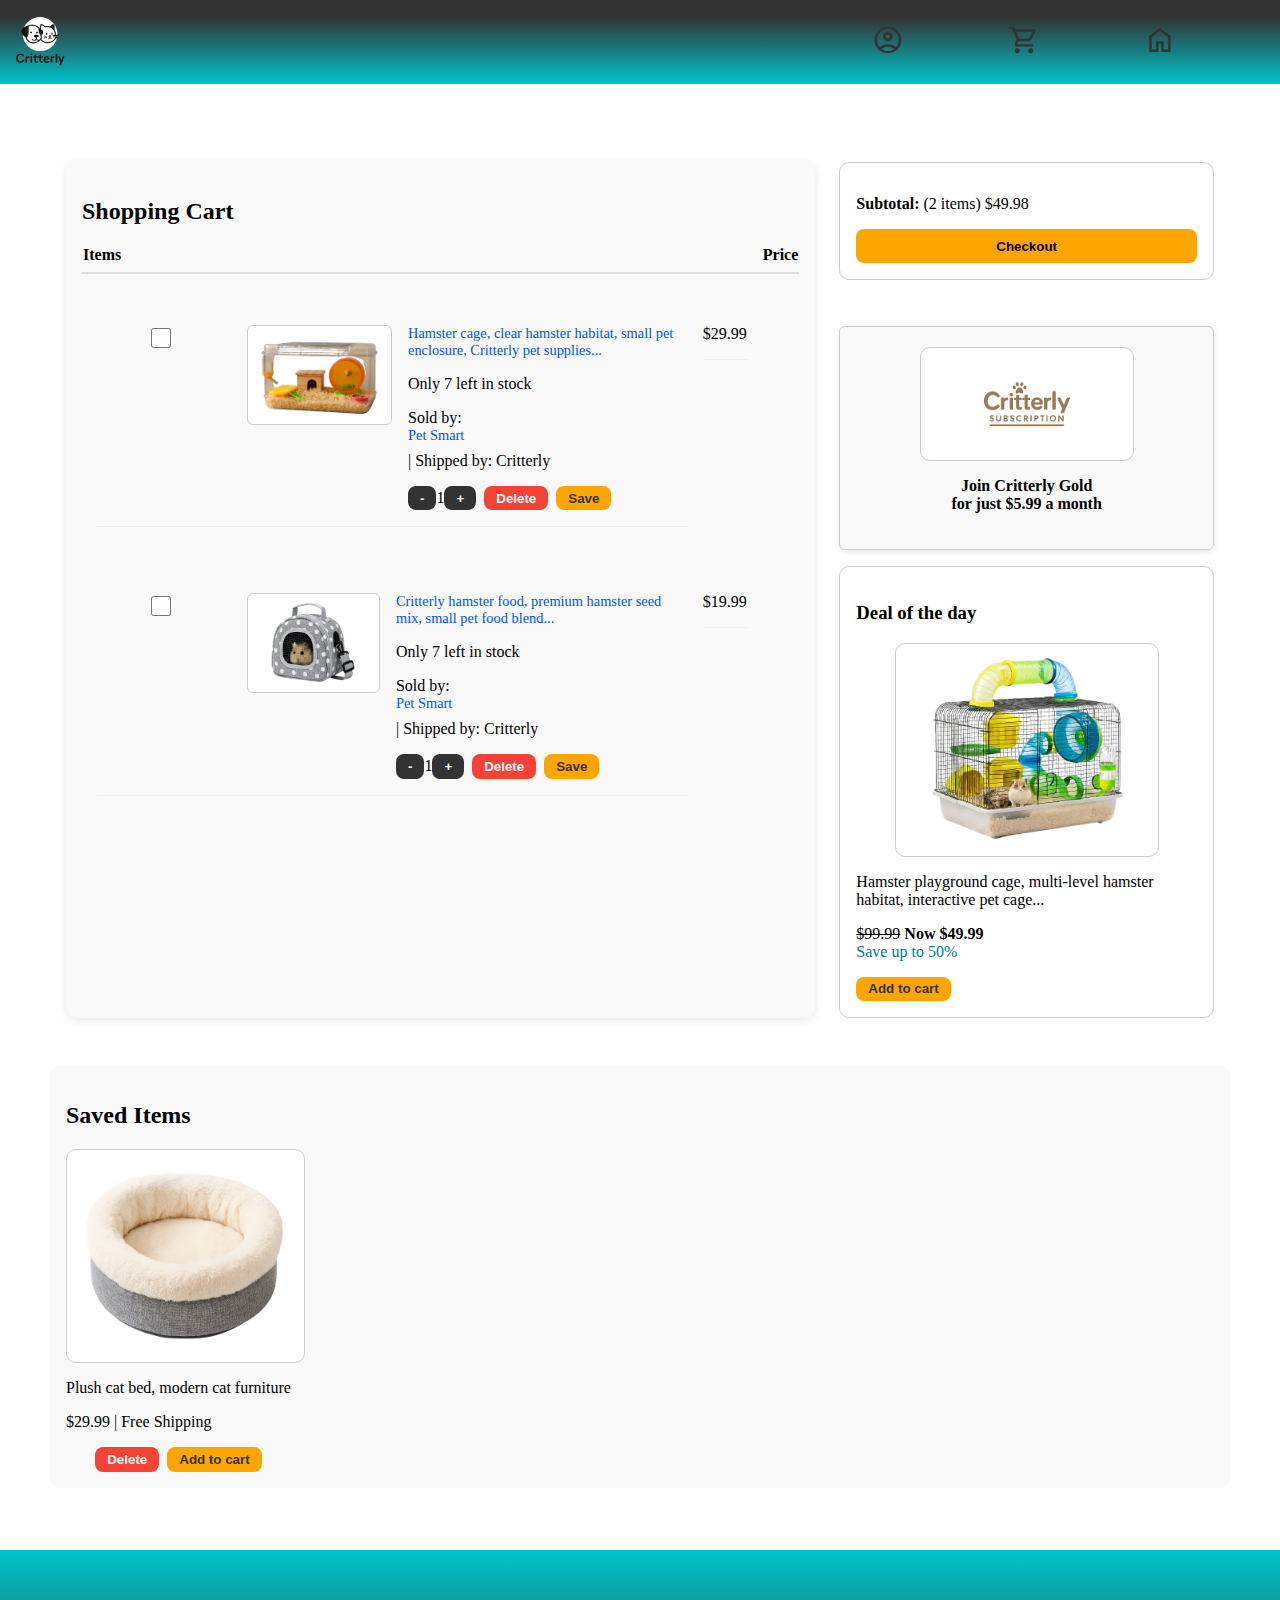
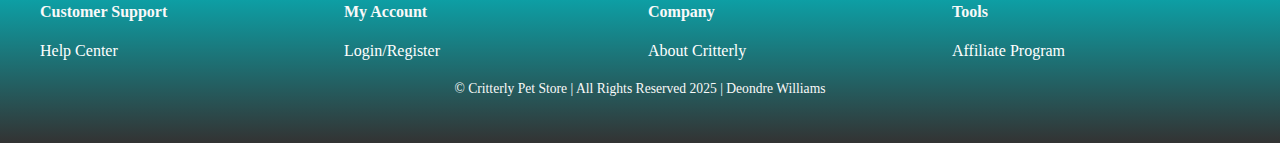
<file: Cart.html>
<!DOCTYPE html>
<html lang="en">
<head>
  <meta charset="utf-8" />
  <meta name="viewport" content="width=device-width,initial-scale=1" />
  <title>Cart</title>
  <link rel="stylesheet" href="https://fonts.googleapis.com/css2?family=Material+Symbols+Outlined" />
  <link rel="stylesheet" href="./stylesheet.css" />
  <style>
    /*JS behavior */
    .hidden{display:none !important;}
    .collapsed-form{max-height:0;overflow:hidden;transition:max-height .4s ease, opacity .25s ease;opacity:0}
    .expanded-form{max-height:1000px;opacity:1;transition:max-height .4s ease, opacity .25s ease}
  </style>
</head>
<body>
  <!-- Header -->
    <header>
        <div class="logo" href="#">
            <img src="./Assets/critterly-logo.png" alt="Critterly Company logo">
        </div>



        <div class="navigation">
            <a href="#"><span class="material-symbols-outlined">account_circle</span></a>


            <a href="./Cart.html"><span class="material-symbols-outlined">shopping_cart</span></a>



            <a href="./index.html"><span class="material-symbols-outlined">home</span></a>
        </div>
    </header>

  <main>
    <section class="cart-container">
      <div class="cart-items">
        <h2>Shopping Cart</h2>
        <table>
          <thead>
            <tr><th>Items</th><th>Price</th></tr>
          </thead>
          <tbody>
            <!-- Default initial items (will be replaced by localStorage if present) -->
            <tr class="cart-item">
              <td class="item-info">
                <input type="checkbox" class="item-check" title="item-check"/>
                <img src="./Assets/Invoice-img1.png" alt="Hamster cage" />
                <div>
                  <a href="#">Hamster cage, clear hamster habitat, small pet enclosure, Critterly pet supplies...</a>
                  <p class="stock">Only 7 left in stock</p>
                  <p>Sold by: <a href="#">Pet Smart</a> | Shipped by: Critterly</p>
                  <div class="item-actions">
                    <div class="quantity"><button>-</button><span>1</span><button>+</button></div>
                    <button class="delete-btn">Delete</button>
                    <button class="save-btn">Save</button>
                  </div>
                </div>
              </td>
              <td class="price">$29.99</td>
            </tr>

            <tr class="cart-item">
              <td class="item-info">
                <input type="checkbox" class="item-check" title="item-check" />
                <img src="./Assets/cart-img-2.png" alt="Hamster food" />
                <div>
                  <a href="#">Critterly hamster food, premium hamster seed mix, small pet food blend...</a>
                  <p class="stock">Only 7 left in stock</p>
                  <p>Sold by: <a href="#">Pet Smart</a> | Shipped by: Critterly</p>
                  <div class="item-actions">
                    <div class="quantity"><button>-</button><span>1</span><button>+</button></div>
                    <button class="delete-btn">Delete</button>
                    <button class="save-btn">Save</button>
                  </div>
                </div>
              </td>
              <td class="price">$19.99</td>
            </tr>
          </tbody>
        </table>
      </div>

      <aside class="cart-summary">
        <div class="summary-box">
          <p><strong>Subtotal:</strong> (0 items) $0.00</p>
          <button class="checkout-btn">Checkout</button>
        </div>

        <div class="subscription">
          <a href="#"><img src="./Assets/cirtterly-subsrciption.png" alt="subscription"></a>
          <p><strong>Join Critterly Gold</strong><br>for just $5.99 a month</p>
        </div>

        <div class="deal-box">
          <h3>Deal of the day</h3>
          <img src="./Assets/deal-of-the-day.png" alt="Deal" />
          <p>Hamster playground cage, multi-level hamster habitat, interactive pet cage...</p>
          <p><del>$99.99</del> <strong>Now $49.99</strong><br><span class="save">Save up to 50%</span></p>
          <button class="add-btn">Add to cart</button>
        </div>
      </aside>
    </section>

    <section class="saved-items">
      <h2>Saved Items</h2>
      <div class="saved-grid">
        <!-- Saved items (initial examples) -->
        <div class="saved-card">
          <img src="./Assets/cart-img-1.png" alt="Cat bed" />
          <p>Plush cat bed, modern cat furniture</p>
          <p>$29.99 | Free Shipping</p>
          <div class="saved-actions">
            <button class="delete-btn">Delete</button>
            <button class="add-btn">Add to cart</button>
          </div>
        </div>
      </div>
    </section>
  </main>

  <footer class="about-cart">
    <div class="footer-columns">
      <div><h4>Customer Support</h4><a href="#">Help Center</a></div>
      <div><h4>My Account</h4><a href="./login.html">Login/Register</a></div>
      <div><h4>Company</h4><a href="#">About Critterly</a></div>
      <div><h4>Tools</h4><a href="#">Affiliate Program</a></div>
    </div>
    <p>© Critterly Pet Store | All Rights Reserved 2025 | Deondre Williams</p>
  </footer>

  <!-- Shared JS for both pages -->
  <script src="./index.js"></script>
</body>
</html>
</file>
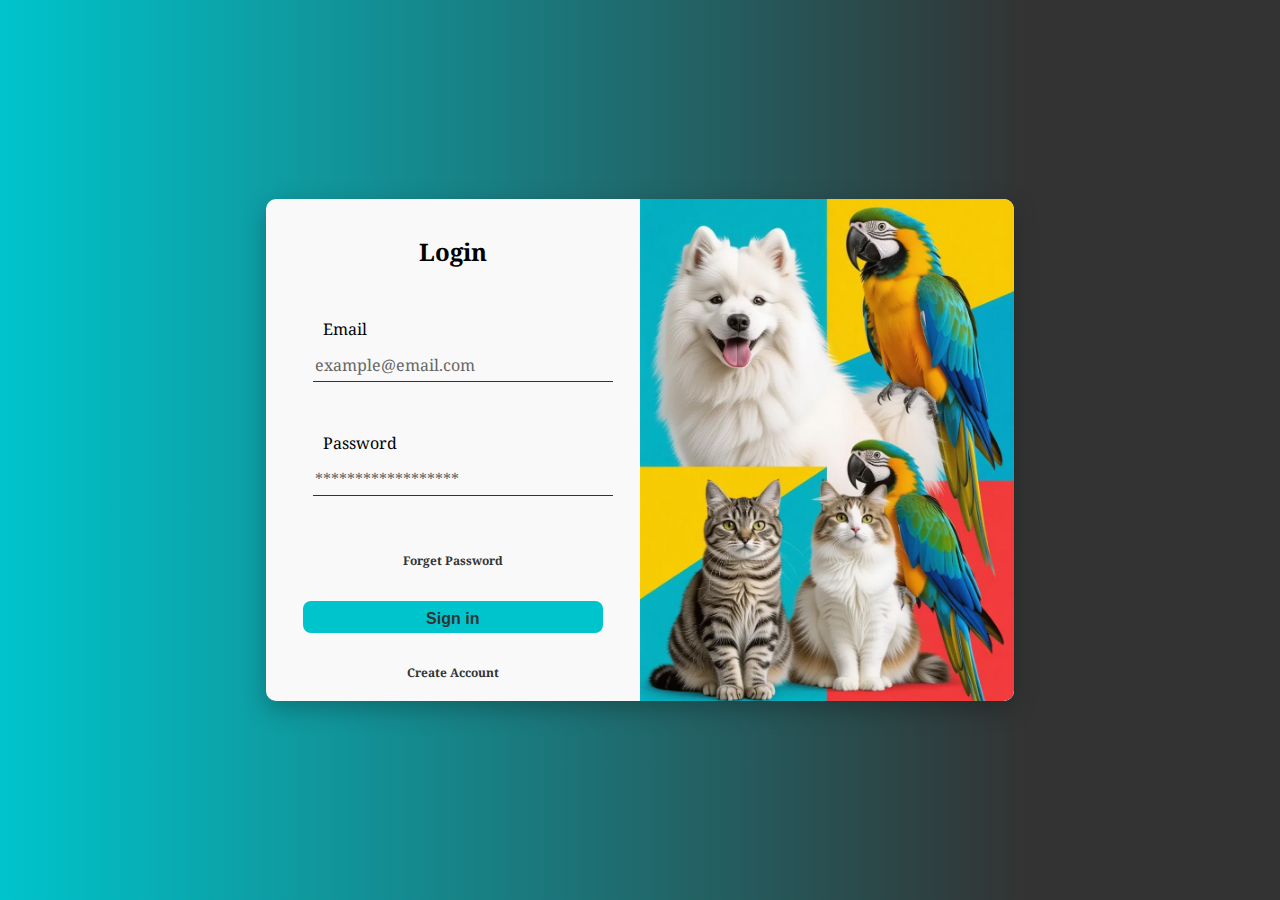
<file: login.html>
<!DOCTYPE html>
<html lang="en">

<head>
    <meta charset="UTF-8">
    <meta name="viewport" content="width=device-width, initial-scale=1.0">
    <link rel="stylesheet" href="./stylesheet.css">

    <link rel="preconnect" href="https://fonts.googleapis.com">
    <link rel="preconnect" href="https://fonts.gstatic.com" crossorigin>
    <link
        href="https://fonts.googleapis.com/css2?family=Noto+Serif:ital,wght@0,100..900;1,100..900&family=Rubik+Gemstones&display=swap"
        rel="stylesheet">
    <title>Login</title>
</head>

<body class="login-page">
    <div class="flex-container">
        <div class="form-conatiner">

            <form action="#">
                <h1>Login</h1>

                <div class="input">
                    <label for="email">Email</label>
                    <input type="email" id="email" name="email" placeholder="example@email.com" required>
                </div>

                <div class="input">
                    <label for="password">Password</label>
                    <input type="password" id="password" name="password" placeholder="******************" required>

                </div>
                <div class="action">
                    <a href="#" class="forget">
                        <h5>Forget Password</h5>
                    </a>



                    <button type="submit" class="signin-btn">Sign in</button>

                    <a href="./SignUp.html" class="create">
                        <h5>Create Account</h5>
                    </a>
                </div>
            </form>

            <div class="image-conatiner">

            </div>

        </div>
    </div>
</body>

</html>
</file>
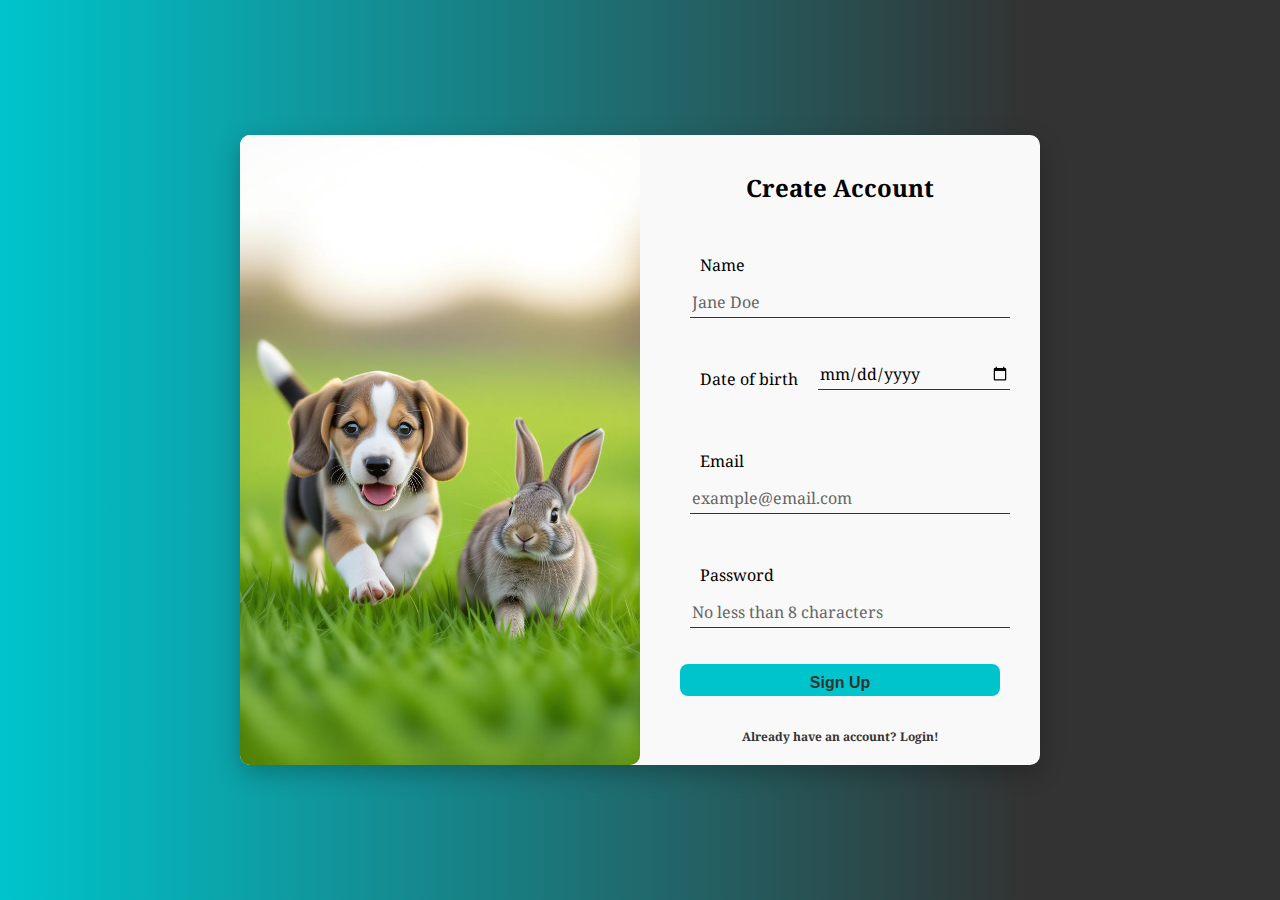
<file: SignUp.html>
<!DOCTYPE html>
<html lang="en">

<head>
    <meta charset="UTF-8">
    <meta name="viewport" content="width=device-width, initial-scale=1.0">
    <link rel="stylesheet" href="./stylesheet.css">

    <link rel="preconnect" href="https://fonts.googleapis.com">
    <link rel="preconnect" href="https://fonts.gstatic.com" crossorigin>
    <link
        href="https://fonts.googleapis.com/css2?family=Noto+Serif:ital,wght@0,100..900;1,100..900&family=Rubik+Gemstones&display=swap"
        rel="stylesheet">
    <title>Sign up</title>
</head>

<body class="signup-page ">
    <div class="flex-container">
        <div class="form-conatiner-signup">
            <div class="image-container-signup">

            </div>

            <form class="signup-form" acion="#">
                <h1>Create Account</h1>

                <div class="input">
                    <label for="name">Name</label>
                    <input type="text" id="name-signup" name="name-signup" placeholder="Jane Doe" required>
                </div>

                <div class="input date-of-birth">
                    <label for="date">Date of birth</label>
                    <input type="date" id="dob-signup" name="dob-signup" required>
                </div>

                <div class="input">
                    <label for="email">Email</label>
                    <input type="email" id="email-signup" name="email-signup" placeholder="example@email.com" required>
                </div>

                <div class="input">
                    <label for="password">Password</label>
                    <input type="password" id="password" name="password" placeholder="No less than 8 characters"
                        required minlength="8" maxlength="15">
                </div>

                <div class="action">

                    <button type="submit" class="signin-btn">Sign Up</button>
                    <a href="./login.html" class="create">
                        <h5>Already have an account? Login!</h5>
                    </a>
                </div>

            </form>



        </div>
    </div>
</body>

</html>
</file>
<file: stylesheet.css>
:root {
  /* CSS Variables */
  /* Colors */
  --primary-color: #00c4cc;
  --secomdary-color: #333333;
  --neutral-color: #f9f9f9;
  --Accent-color: #ffa500;
  --muted: #666;
  /* Fonts */
  --primary-font: "Noto Serif", serif;
  --secondary-font: "Rubik Gemstones", system-ui;
}
/*javaScript used styles*/
.hidden {
    display: none !important;
}

.collapsed-form {
    max-height: 0;
    overflow: hidden;
    transition: max-height .4s ease;
}

.expanded-form {
    max-height: 1000px;
    transition: max-height .4s ease;
}
@media print{
      body *{
       visibility: hidden !important;
      }
      body{
        margin: 0;
        padding:0;
      }
      .invoice-container,
      .invoice-container *{
        display: block !important;
      }
      header,
      footer,
      no-print{
        display: none !important;
      }
    }

/* Global styles */
body {
  margin: 0px;
}

.login-page,
.signup-page {
  background: linear-gradient(90deg,
      var(--primary-color),
      var(--secomdary-color) 80%);
  font-family: var(--primary-font);
}

/* === Footer ===  Controls the about page and cart footer*/
.about-cart {
  background: linear-gradient(180deg,
      var(--primary-color),
      var(--secomdary-color));
  color: var(--neutral-color);
  padding: 2rem 1rem;
}

.footer-columns {
  display: grid;
  grid-template-columns: repeat(4, 1fr);
  gap: 1rem;
  max-width: 1200px;
  margin: auto;
}

.footer-columns a {
  display: block;
  color: #fff;
  text-decoration: none;
  margin-bottom: 0.3rem;
  transition: all 0.3s ease;
}

.footer-columns a:hover {
  color: var(--Accent-color);
  text-decoration: underline;
}

footer p {
  text-align: center;
  margin-top: 1rem;
  font-size: 0.85rem;

}

/* === Footer ===  controls inoce page and check page footer style*/
.invoice-checkout {
  background: linear-gradient(180deg,
      var(--primary-color),
      var(--secomdary-color));
  color: var(--neutral-color);
  text-align: center;
  padding: 1.563rem 0.625rem;
  font-size: 0.875rem;
  margin-top: 2.5rem;
}

footer nav {
  margin: 0.625rem 0;
}

footer nav a {
  color: var(--neutral-color);
  margin: 0 0.938rem;
  text-decoration: none;
  transition: all 0.3s ease;
}

footer nav a:hover {
  text-decoration: underline;
  color: var(--Accent-color);
}

.footer-logo {
  display: flex;
  justify-content: center;
  align-items: center;
  gap: 8px;
}

.footer-logo img {
  width: 2.5rem;
  height: 2.5rem;
  border-radius: 50%;
}

h1 {
  text-align: center;
  padding: 20px;
  margin-bottom: 5rem;
  font-family: var(--primary-font);
}

/* ====================================Login & sign up Form=================================== */
/* Form styles */
.flex-container {
  /* Centering the form */
  display: flex;
  justify-content: center;
  align-items: center;
  height: 100vh;
}

.form-conatiner {
  /* Form container */
  display: grid;
  grid-template-columns: repeat(auto-fit, minmax(260px, 1fr));
  width: 60%;
  height: 70%;
  border-radius: 10px;
  box-shadow: 0 8px 24px rgba(0, 0, 0, 0.25);
  background: var(--neutral-color);
}

label {
  /* Form labels style*/
  padding: 10px;
}

.input {
  /* Input field container */
  display: flex;
  flex-direction: column;
  margin: 0.625rem;
  width: 100%;
  padding-top: 10px;
  padding-bottom: 20px;
  padding-left: 10%;
}

input {
  /* Input field styles */
  font-family: var(--primary-font);
  font-size: 1rem;
  background: none;
  border: none;
  border-bottom: 1px solid var(--secomdary-color);
  outline: none;
  height: 2rem;
  width: 100%;
  min-width: 120px;
  max-width: 350px;
  box-sizing: border-box;
  transition: all 0.3s ease;
}

input:hover {
  border-color: var(--primary-color);
}

input::placeholder {
  /* Placeholder text style */
  color: var(--muted);
}

input:focus::placeholder {
  /* Placeholder text disapears on focus */
  color: transparent;
}

.action {
  /* Action buttons container */
  display: flex;
  width: 100%;
  flex-direction: column;
  gap: 0.75rem;
  margin-top: 1rem;
  padding-left: 10%;
}

.action .forget,
.action .create {
  /* Action links styles */
  align-self: center;
  text-decoration: none;
  color: var(--secomdary-color);
  font-size: 0.9rem;
  transition: all 0.3s ease;
}

.action .forget:hover,
.action .create:hover {
  /* Hover effect for action links */
  color: var(--Accent-color);
}

.signin-btn {
  /* Sign-in button styles */
  background-color: var(--primary-color);
  color: var(--secomdary-color);
  border: none;
  border-radius: 8px;
  padding: 0.6rem 2rem;
  cursor: pointer;
  font-size: 1rem;
  transition: all 0.3s ease;
  height: 2rem;
  width: 100%;
  min-width: 120px;
  max-width: 350px;
  box-sizing: border-box;
  font-weight: 600;
}

.signin-btn:hover {
  /* Hover effect for sign-in button */
  background: linear-gradient(var(--Accent-color), var(--primary-color));
  color: var(--secomdary-color);
}

.image-conatiner {
  /* Image container */
  background: url(./Assets/Login-page-img.jpg) no-repeat;
  background-position: center;
  background-size: cover;
  width: 100%;
  height: 100%;
}

.form-conatiner-signup {
  display: grid;
  grid-template-columns: repeat(auto-fit, minmax(260px, 1fr));
  width: 80%;
  height: 70%;
  border-radius: 10px;
  box-shadow: 0 8px 24px rgba(0, 0, 0, 0.25);
  background: var(--neutral-color);
}

.image-container-signup {
  background: url(./Assets/sign-up-img.jpeg) no-repeat;
  background-position: center;
  background-size: cover;
  width: 100%;
  height: 100%;
}

.input.date-of-birth {
  display: grid;
  grid-template-columns: 1fr 1.5fr;
}

/* ====Responsive Design for Login & Sign Up Form==== */
/* Extra small devices (phones, 600px and down) */
@media (max-width: 600px) {
  .flex-container {
    display: flex;
    justify-content: center;
    align-items: center;
    min-height: 100vh;
    padding: 1rem;
    box-sizing: border-box;
  }

  .form-conatiner,
  .form-conatiner-signup {
    width: 100%;
    max-width: 900px;
    height: auto;
    margin: 1rem;
    overflow: hidden;
  }

  .image-conatiner,
  .image-container-signup {
    display: none;
    /* Hide background image on smaller tablets */
  }

  label {
    font-size: 0.75rem;
  }

  .input,
  .action {
    width: 100%;
    max-width: 400px;
    padding-left: 20%;
    box-sizing: border-box;
  }

  h1 {
    font-size: 1.125rem;
    margin-bottom: 0.75rem;
  }
}

.input.date-of-birth {
  display: flex;
}

/* Small devices (portrait tablets and large phones, 600px and up) */
@media (min-width: 600px) {
  .flex-container {
    display: flex;
    justify-content: center;
    align-items: center;
    min-height: 100vh;
    padding: 1rem;
    box-sizing: border-box;
  }

  .form-conatiner,
  .form-conatiner-signup {
    width: 100%;
    max-width: 800px;
    height: auto;
    margin: 1rem;
    overflow: hidden;
  }

  .image-conatiner,
  .image-container-signup {
    display: none;
    /* Hide background image on smaller tablets */
  }

  .input,
  .action {
    width: 100%;
    max-width: 500px;
    padding-left: 20%;
    box-sizing: border-box;
  }
}

/* Medium devices (landscape tablets, 768px and up) */
@media (min-width: 768px) {
  .flex-container {
    display: flex;
    justify-content: center;
    align-items: center;
    min-height: 100vh;
    padding: 1rem;
    box-sizing: border-box;
  }

  .form-conatiner,
  .form-conatiner-signup {
    width: 100%;
    max-width: 800px;
    height: auto;
    margin: 1rem;
    overflow: hidden;
  }

  .input,
  .action {
    width: 100%;
    max-width: 600px;
    padding-left: 30%;
    box-sizing: border-box;
  }
}

/* Laptops and small desktops */
@media (min-width: 992px) {
  .form-conatiner {
    grid-template-columns: 1fr 1fr;
    width: 70%;
    height: 70%;
  }

  .image-conatiner,
  .image-container-signup {
    display: block;
    border-radius: 0 10px 10px 0;
  }

  .input,
  .action {
    width: 90%;
    padding-left: 10%;
  }

  h1 {
    margin-bottom: 0.5rem;
  }
}

/* Large desktops and up */
@media (min-width: 1200px) {
  .form-conatiner {
    width: 60%;
    height: auto;
    grid-template-columns: 1fr 1fr;
  }

  .image-conatiner,
  .image-container-signup {
    display: block;
    border-radius: 0 10px 10px 0;
  }

  h1 {
    font-size: 1.5rem;
  }

  input,
  .signin-btn {
    max-width: 400px;
  }

  .input.date-of-birth {
    display: grid;
    grid-template-columns: 1fr 1.5fr;
  }
}

/*
 =================About page =====================
 */
.about-page {
  /*Body*/
  background-color: var(--neutral-color);
  font-family: var(--primary-font);
}

/* Header styles */
header {
  background: linear-gradient(0deg,
      var(--primary-color),
      var(--secomdary-color) 80%);
  display: grid;
  grid-template-columns: 1.5fr 1fr;
  align-items: center;
  padding: 0 1rem;
}

header .navigation {
  display: flex;
  justify-content: space-evenly;
}

header .logo>img {
  width: 5rem;
  border-radius: 50%;
  transition: all 0.3s ease;
}

header .logo>img:hover {
  background-color: var(--Accent-color);
}

.material-symbols-outlined {
  color: var(--secomdary-color);
  font-size: 2rem;
  transition: all 0.3s ease;
}

.material-symbols-outlined:hover {
  color: var(--Accent-color);
}

.main-about {
  padding: 0;
  margin: 0;
}

/* About Critterly Section */
section.about-critterly>div {
  display: block;
  text-align: center;
  background: url(./Assets/About-page-img.png) no-repeat;
  background-position: center;
  background-size: cover;
  width: 100%;
  width: 100vw;
  min-height: 320px;
  position: relative;
  overflow: hidden;
  object-fit: contain;
}

section.about-critterly>div::before {
  content: "";
  position: absolute;
  top: 0;
  left: 0;
  right: 0;
  bottom: 0;
  background: url(./Assets/About-page-img.png) no-repeat;
  background-position: center;
  background-size: cover;
  filter: blur(8px);
  transform: scale(1.05);
  z-index: 0;
}

section.about-critterly>div * {
  position: relative;
  z-index: 1;
}

section.about-critterly>div>p {
  color: var(--neutral-color);
  display: flex;
  justify-content: center;
  align-items: center;
  height: 50vh;
  font-size: 1.5rem;
}

section.about-critterly>div>p>span {
  font-family: var(--secondary-font);
  color: var(--secomdary-color);
  font-size: 1rem;
  padding-top: 50px;
  padding-right: 70px;
}

.card {
  background: linear-gradient(var(--primary-color), var(--neutral-color));
  width: 80%;
  margin: 2.25rem auto;
  border-radius: 10px;
  padding: 20px;
}

.card1 {
  background: linear-gradient(var(--neutral-color), var(--primary-color));
}

.card>p {
  text-align: center;
}

section .news {
  display: grid;
  grid-template-columns: repeat(auto-fit, minmax(260px, 3fr));
  gap: 20px;
}

.card>h2 {
  text-align: center;
  padding: 10px;
  margin-bottom: 2rem;
  font-family: var(--primary-font);
}

.news>div img {
  width: 15.625rem;
  border-radius: 10px;
  padding: 0.313rem;
}

.news>div>p>a {
  text-decoration: none;
  color: var(--secomdary-color);
  transition: all 0.3s ease;
}

.news>div>p>a:hover {
  color: var(--neutral-color);
}

.news>div>p {
  text-align: left;
}

.socials>h2 {
  text-align: center;
}

.icons {
  display: flex;
  justify-content: space-evenly;
  font-size: 2.5rem;
  padding: 2.5rem 0;
}

.icons>a>i {
  padding: 10px;
  border-radius: 15px;
  transition: transform 0.25s ease, boxshadow 0.25s ease;
}

.icons>a>i:hover {
  transform: scale(1.12);
  box-shadow: 0 8px 24px var(--Accent-color);
}

.about-info>div>h3 {
  text-align: center;
}

/* ======== SMALL MOBILE ======== */
@media (max-width: 600px) {
  header {
    grid-template-columns: 1fr;
    text-align: center;
  }

  header .navigation {
    justify-content: center;
    gap: 1rem;
    margin-top: 0.5rem;
  }

  .card {
    width: 90%;
    padding: 15px;
  }

  section.about-critterly>div>p {
    font-size: 1.1rem;
    padding: 1rem;
    height: 40vh;
  }

  section .news {
    grid-template-columns: 1fr;
  }

  .news>div img {
    width: 90%;
  }

  .icons {
    flex-direction: row;
    gap: 1rem;
  }

  footer .about-cart {
    flex-direction: row;
    text-align: center;
  }
}

/* ======== LARGE MOBILE / SMALL TABLET ======== */
@media (min-width: 600px) {
  .card {
    width: 85%;
  }

  section .news {
    grid-template-columns: repeat(auto-fit, minmax(240px, 1fr));
  }

  footer .footer-links {
    flex-wrap: wrap;
    gap: 1.5rem;
  }
}

/* ======== TABLET ======== */
@media (min-width: 768px) {
  header {
    grid-template-columns: 1fr 1fr;
  }

  .card {
    width: 75%;
  }

  section.about-critterly>div>p {
    font-size: 1.4rem;
  }

  section .news {
    grid-template-columns: repeat(2, 1fr);
  }

  .icons {
    font-size: 2rem;
  }
}

/* ======== SMALL LAPTOP ======== */
@media (min-width: 992px) {
  header {
    grid-template-columns: 1.5fr 1fr;
  }

  .card {
    width: 80%;
  }

  section .news {
    grid-template-columns: repeat(3, 1fr);
  }

  .icons {
    font-size: 2.2rem;
  }

  footer .about-cart {
    justify-content: space-evenly;
  }
}

/* ======== LARGE DESKTOP ======== */
@media (min-width: 1200px) {
  .card {
    width: 80%;
  }

  section .news {
    grid-template-columns: repeat(4, 1fr);
  }

  .icons {
    font-size: 2.5rem;
  }

  footer .about-cart {
    max-width: 1200px;
    margin: 0 auto;
  }
}

/* ====================================Invoice page=================================== */
.invoice-container {
  /* Main container */
  background: white;
  max-width: 56.25rem;
  margin: 2.5rem auto;
  padding: 30px;
  border-radius: 15px;
  box-shadow: 0 2px 10px rgba(0, 0, 0, 0.1);
}

.order-summary-header {
  /* Order Summary Header */
  font-size: 1.8em;
  font-weight: bold;
  margin-bottom: 1.563rem;
}

/* === Summary Box === */
.summary-box {
  /* Summary box container */
  display: flex;
  justify-content: space-between;
  flex-wrap: wrap;
  border: 1px solid #ccc;
  border-radius: 10px;
  padding: 1.25rem;
  margin-bottom: 1.875rem;
}

.summary-right {
  /* Right section of summary box */
  flex: 1 1 45%;
  min-width: 15.625rem;
  display: flex;
  justify-content: space-between;
  align-items: flex-start;
  gap: 1.25rem;
}

.summary-right>div,
.summary-right>p {
  margin: 0;
}

.summary-left p,
.summary-right p {
  /* Paragraph styles in summary box */
  margin: 8px 0;
  font-size: 1rem;
}

.summary-box>div.summary-left>p:nth-child(2) {
  /* Padding for second paragraph in left summary */
  padding-top: 1.875rem;
}

.payment-method {
  flex: 1;
  display: flex;
  flex-direction: column;
  align-items: center;
  justify-content: center;
  text-align: center;
}

.payment-method p {
  margin: 0;
}

.invoice-summary {
  flex: 1;
  justify-content: center;
}

.related-btn {
  background: var(--Accent-color);
  border: none;
  color: var(--neutral-color);
  padding: 0.313rem 0.75rem;
  border-radius: 8px;
  font-weight: bold;
  cursor: pointer;
  margin-top: 0.313rem;
}

.print-btn {
  float: right;
  background: var(--Accent-color);
  border: none;
  border-radius: 8px;
  padding: 0.5rem 1rem;
  cursor: pointer;
  font-weight: bold;
}

.exchange-rate {

  margin-top: 10px;

}
.summary-info {
  margin-top: 0.938rem;
  font-size: 0.875rem;
}

/* === Product Details === */
.product-section {
  /* Product section container */
  border: 1px solid #ccc;
  border-radius: 10px;
  padding: 1.25rem;
}

.product-section h3 {
  border-bottom: 2px solid var(--primary-color);
  padding-bottom: 0.313rem;
  margin-bottom: 0.938rem;
  color: var(--secomdary-color);
}

.product {
  display: flex;
  margin-bottom: 1.25rem;
  align-items: flex-start;
}

.product img {
  width: 5.625rem;
  height: 5.625rem;
  border-radius: 8px;
  object-fit: cover;
  margin-right: 0.938rem;
  border: 1px solid #ccc;
}

.product a {
  text-decoration: none;
  color: black;
  transition: all 0.3s ease;
}

.product a:hover {
  color: blue;
}

.product-section>div:nth-child(2)>div>p:nth-child(2)>a,
.product-section>div:nth-child(3)>div>p:nth-child(2)>a {
  /*  product links */
  color: blue;
}

.product p {
  font-size: 14px;
  color: var(--secomdary-color);
  margin: 5px 0;
}


/* ===========================================
    RESPONSIVE DESIGN 
   =========================================== */

/* ----------- Small screens phones ----------- */
@media (max-width: 600px) {
  .container {
    padding: 1rem;
    margin: 1rem;
  }

  .order-summary-header {
    font-size: 1.4rem;
    text-align: center;
  }

  .print-btn {
    float: none;
    display: block;
    margin: 0 auto 1rem auto;
  }

  .summary-box {
    flex-direction: column;
    align-items: center;
    text-align: center;
  }

  .summary-right {
    flex-direction: column;
    align-items: center;
    text-align: center;
  }

  .payment-method,
  .invoice-summary {
    flex: unset;
    width: 100%;
    align-items: center;
  }

  .product {
    flex-direction: column;
    align-items: center;
    text-align: center;
  }

  .product img {
    margin-bottom: 0.625rem;
  }

  footer nav {
    display: flex;
    flex-direction: column;
    gap: 0.5rem;
  }
}

/* ----------- Tablets  ----------- */
@media (min-width: 600px) {
  .container {
    max-width: 40rem;
  }

  .summary-box {
    flex-direction: column;
  }

  .summary-left {
    display: flex;
    flex-direction: column;
    align-items: center;
    padding-bottom: 20px;
  }

  .summary-right {
    flex-direction: column;
    align-items: center;
  }

  .invoice-summary {
    text-align: center;
  }
}

/* ----------- Medium tablets & small laptop ----------- */
@media (min-width: 768px) {
  .container {
    max-width: 48rem;
  }

  .summary-box {
    flex-direction: row;
  }

  .summary-right {
    flex-direction: row;
    align-items: flex-start;
    justify-content: space-between;
  }

  .payment-method {
    text-align: center;
    justify-content: center;
  }

  .invoice-summary {
    text-align: left;
  }

  .product {
    flex-direction: row;
    text-align: left;
  }
}

/* ----------- Laptops (≥992px) ----------- */
@media (min-width: 992px) {
  .container {
    max-width: 56.25rem;
  }

  .summary-right {
    gap: 2rem;
  }

  .invoice-summary {
    text-align: right;
  }

  .product img {
    width: 6rem;
    height: 6rem;
  }
}

/* ----------- Large screens / desktops (≥1200px) ----------- */
@media (min-width: 1200px) {
  .container {
    max-width: 70rem;
  }

  .summary-box {
    padding: 2rem;
  }

  .order-summary-header {
    font-size: 2rem;
  }

  .summary-right {
    align-items: flex-start;
  }

  .product img {
    width: 6.5rem;
    height: 6.5rem;
  }
}

/* ====================================Cart page=================================== */
header {
  width: 100%;
  margin: 0;
  padding: 0;
}

header .cart-header {
  /* Cart page header */
  background: linear-gradient(0deg,
      var(--primary-color),
      var(--secomdary-color) 80%);
  display: grid;
  grid-template-columns: 1fr 1.5fr 1fr;
  grid-column: 1/ -1;
  align-items: center;
  width: 100%;
  padding: 0.75rem 2rem;
  box-sizing: border-box;
  /* Prevent overflow issues */
  margin: 0;
}

.cart-header .search-box {
  display: flex;
  align-items: center;
  background-color: var(--neutral-color);
  border-radius: 10px;
  border: none;
  outline: none;
  width: 100%;
  max-width: 25rem;
  justify-self: center;
  padding: 0 0.75rem;
  transition: all 0.3s ease;
}

.cart-header .search-box:hover {
  border: 1px solid var(--Accent-color);
}

.cart-header .search-box .material-symbols-outlined {
  color: var(--muted);
  font-size: 1.5rem;
  margin-right: 0.5rem;
  cursor: pointer;
}

.cart-header .search-box input {
  width: 100%;
  padding: 0.5rem 1rem;
  border: none;
  outline: none;
  background: transparent;
  border-radius: 10px;
  font-size: 1rem;
}

/* === Cart Layout === */
.cart-container {
  display: grid;
  grid-template-columns: 2fr 1fr;
  gap: 1.5rem;
  max-width: 1200px;
  margin: 2rem auto;
  padding: 0 1rem;
}

.cart-items {
  background: var(--neutral-color);
  border-radius: 10px;
  padding: 1rem;
  box-shadow: 0 2px 10px rgba(0, 0, 0, 0.1);
}

.cart-items img {
  width: 90px;
  height: 90px;
  object-fit: contain;
  background-color: #fff;
  border-radius: 8px;
  border: 1px solid #ccc;
  padding: 4px;
}

.cart-items table {
  width: 100%;
  border-collapse: collapse;
}

.cart-items th {
  text-align: left;
  padding-bottom: 0.5rem;
  border-bottom: 2px solid #ddd;
}

.cart-item td {
  padding: 1rem 0;
  border-bottom: 1px solid #eee;
}

.item-info {
  display: flex;
  align-items: flex-start;
  gap: 1rem;
}

.item-check {
  width: 20px;
  height: 20px;
  cursor: pointer;
  accent-color: var(--Accent-color);
  margin-right: 10px;
}

.item-info a {
  color: #0077cc;
  text-decoration: none;
}

.item-actions {
  display: flex;
  align-items: center;
  gap: 0.5rem;
  margin-top: 0.5rem;
}

.quantity button,
.delete-btn,
.save-btn,
.add-btn {
  border: none;
  border-radius: 8px;
  padding: 0.3rem 0.75rem;
  cursor: pointer;
  font-weight: bold;
}

.delete-btn {
  background: #f44336;
  color: var(--neutral-color);
}

.save-btn {
  background: var(--Accent-color);
  color: var(--secomdary-color);
}

.add-btn {
  background: var(--Accent-color);
  color: var(--secomdary-color);
}

.quantity button {
  background: var(--secomdary-color);
  color: var(--neutral-color);
}

/* === Right Sidebar === */
.cart-summary {
  display: flex;
  flex-direction: column;
  gap: 1rem;
}

.summary-box,
.subscription,
.deal-box {
  background: #fff;
  border-radius: 10px;
  padding: 1rem;
  border: 1px solid #ccc;
}

.checkout-btn {
  width: 100%;
  background: var(--Accent-color);
  border: none;
  padding: 0.6rem;
  border-radius: 8px;
  font-weight: bold;
  cursor: pointer;
}

.subscription img {
  width: 100%;
  max-width: 200px;
  height: 100px;
  object-fit: contain;
  background-color: #fff;
  border-radius: 10px;
  border: 1px solid #ccc;
  display: block;
  margin: 0 auto 0.5rem auto;
  padding: 6px;
}

.subscription p {
  text-align: center;
}

.deal-box img {
  width: 100%;
  max-width: 250px;
  height: 200px;
  object-fit: contain;
  background-color: #fff;
  display: block;
  margin: 0 auto;
  border-radius: 10px;
  border: 1px solid #ccc;
  padding: 6px;
}

.deal-box .save {
  color: #007b84;
}

/* === Saved Items === */
.saved-items {
  background: var(--neutral-color);
  border-radius: 10px;
  max-width: 1200px;
  margin: 2rem auto;
  padding: 1rem;
}

.saved-grid {
  display: flex;
  flex-wrap: wrap;
  gap: 1rem;
}

.saved-card img {
  width: 100%;
  max-width: 250px;
  height: 200px;
  object-fit: contain;
  background-color: #fff;
  border-radius: 10px;
  border: 1px solid #ccc;
  display: block;
  margin: 0 auto;
  padding: 6px;
}

.saved-actions {
  margin-top: 0.5rem;
  display: flex;
  justify-content: center;
  gap: 0.5rem;
}

/* Small devices (phones, up to 600px) */
@media (max-width: 600px) {
  header .cart-header {
    grid-template-columns: 1fr;
    text-align: center;
    gap: 1rem;
  }

  .cart-header .search-box {
    max-width: 100%;
    justify-content: center;
  }

  .cart-container {
    grid-template-columns: 1fr;
    padding: 0.5rem;
  }

  .cart-items img {
    width: 70px;
    height: 70px;
  }

  .item-info {
    flex-direction: column;
    align-items: flex-start;
  }

  .cart-summary {
    order: -1;
  }

  .saved-grid {
    flex-direction: column;
    align-items: center;
  }

  .footer-columns {
    grid-template-columns: 1fr;
    text-align: center;
  }
}

/* Medium devices (min-width: 600px) */
@media (min-width: 600px) {
  header .cart-header {
    grid-template-columns: 1fr 2fr 1fr;
  }

  .cart-container {
    grid-template-columns: 1fr;
    padding: 1rem;
  }

  .saved-grid {
    justify-content: center;
  }

  .footer-columns {
    grid-template-columns: repeat(2, 1fr);
  }
}

/* Tablets (min-width: 768px) */
@media (min-width: 768px) {
  .cart-container {
    grid-template-columns: 2fr 1fr;
    gap: 1.5rem;
  }

  .saved-grid {
    flex-wrap: wrap;
    justify-content: space-between;
  }

  .footer-columns {
    grid-template-columns: repeat(3, 1fr);
  }
}

/* Large devices (min-width: 992px) */
@media (min-width: 992px) {
  header .cart-header {
    grid-template-columns: 1fr 1.5fr 1fr;
  }

  .cart-container {
    grid-template-columns: 2fr 1fr;
  }

  .saved-grid {
    justify-content: space-around;
  }

  .footer-columns {
    grid-template-columns: repeat(4, 1fr);
  }
}

/* Extra large devices (min-width: 1200px) */
@media (min-width: 1200px) {
  .cart-container {
    max-width: 1200px;
    margin: 2rem auto;
  }

  .saved-grid {
    justify-content: flex-start;
  }

  .footer-columns {
    max-width: 1200px;
    margin: auto;
  }
}

/* ====================================checkout page=================================== */
.Checkout-page {
  /* Main container */
  background-color: #fffdfd;
}

.Checkout-header {
  /* Checkout page header */
  background: linear-gradient(0deg,
      var(--primary-color),
      var(--secomdary-color) 80%);
  display: grid;
  grid-template-columns: 1fr 1.5fr 1fr;
  grid-column: 1/ -1;
  align-items: center;
  width: 100%;
  padding: 0.75rem 2rem;
  box-sizing: border-box;
  /* Prevent overflow issues */
  margin: 0;
}

.Checkout-header h1 {
  margin: 0;
  font-size: 1.2rem;
}

.cart-link {
  color: var(--neutral-color);
  text-decoration: none;
  font-weight: bold;
}

/* ====== Main Layout ====== */
.checkout-main {
  display: flex;
  justify-content: space-between;
  align-items: flex-start;
  flex-wrap: wrap;
  padding: 1.875rem;
  gap: 1.25rem;
}

.shipping-section {
  flex: 0 0 60%;
  background: var(--neutral-color);
  padding: 1.25rem;
  border-radius: 6px;
  box-shadow: 0 2px 5px rgba(0, 0, 0, 0.1);
}

.right-column {
  flex: 0 0 35%;
  display: flex;
  flex-direction: column;
  gap: 1.25rem;
}

/* ====== Checkout Section ====== */
.checkout-section {
  background: var(--neutral-color);
  padding: 1.25rem;
  border-radius: 6px;
  box-shadow: 0 2px 5px rgba(0, 0, 0, 0.1);
}

.checkout-section button {
  background-color: var(--Accent-color);
  color: black;
  padding: 10px;
  text-align: center;
  border-radius: 6px;
  font-weight: bold;
}

/* ====== Shipping Section ====== */
.shipping-header {
  font-weight: bold;
  margin-bottom: 10px;
}
.shipping-address {
    font-weight: normal;
}

.address-info {
  margin-bottom: 1.25rem;
}

.address-info button {
  background-color: var(--Accent-color);
  border: none;
  padding: 8px 15px;
  border-radius: 5px;
  color: black;
  cursor: pointer;
  font-weight: bold;
}

/* ====== Form ====== */
.form-grid {
  display: grid;
  grid-template-columns: 1fr 1fr;
  gap: 10px;
}

.form-grid input,
textarea {
  width: 80%;
  padding: 8px;
  border-radius: 5px;
  border: 1px solid var(--muted);
}

textarea {
  grid-column: span 2;
  resize: none;
}

/* ====== Payment Method ====== */
.payment-method {
  background: var(--neutral-color);
  padding: 15px;
  border-radius: 6px;
  margin-top: 1.25rem;
}

.payment-method button {
  background-color: var(--Accent-color);
  border: none;
  padding: 8px 15px;
  border-radius: 5px;
  color: black;
  cursor: pointer;
  font-weight: bold;
}

.voucher {
  color: #0051ff;
  text-decoration: underline;
  cursor: pointer;
  margin-top: 5px;
  display: inline-block;
}

/* ====== Checkout Section ====== */
.checkout-section button {
  background-color: var(--Accent-color);
  border: none;
  padding: 8px 15px;
  border-radius: 5px;
  color: black;
  cursor: pointer;
  font-weight: bold;
  text-align: center;
  width: 100%;
}

.summary p {
  display: flex;
  justify-content: space-between;
  align-items: center;
  margin: 5px 0;
  line-height: 3.0;
}

.summary strong {
  text-align: right;
  min-width: 7.5rem;
}
.grand-total { 
  font-weight: bold; 
}

.summary p:last-of-type {
  font-weight: bold;
  border-top: 1px solid #ccc;
  margin-top: 0.625rem;
  padding-top: 0.5rem;
}


/* ====== Subscription Box ====== */
.subscription {
  background-color: var(--neutral-color);
  text-align: center;
  padding: 1.25rem;
  border-radius: 6px;
  box-shadow: 0 2px 5px rgba(0, 0, 0, 0.1);
}

.subscription p {
  font-weight: bold;
}

/* ====== Cart Item ====== */
.cart-item {
  background-color: var(--neutral-color);
  padding: 15px;
  border-radius: 6px;
  margin-top: 1.25rem;
  display: flex;
  align-items: flex-start;
  gap: 0.938rem;
}

.cart-item img {
  width: 9.375rem;
  border-radius: 6px;
}

.cart-item a {
  color: #0051ff;
  text-decoration: none;
  font-size: 0.9rem;
  display: block;
  margin-bottom: 0.5rem;
}

/* ====== Mobile: max-width 600px ====== */
@media (max-width: 600px) {
  main {
    flex-direction: column;
    padding: 0.938rem;
    align-items: center;
    gap: 1.25rem;
  }

  .shipping-section,
  .right-column {
    flex: 0 0 100%;
    max-width: 25rem;
    margin: 0 auto;
  }

  .form-grid {
    grid-template-columns: 1fr;
  }

  .cart-item {
    flex-direction: column;
    align-items: center;
  }

  .cart-item img {
    width: 100%;
    max-width: 12.5rem;
  }

  .Checkout-header {
    grid-template-columns: 1fr auto 1fr;
    text-align: center;
  }

  .Checkout-header h1 {
    font-size: 1rem;
  }
}

/* ====== Small devices: min-width 600px ====== */
@media (min-width: 600px) {
  main {
    flex-direction: column;
    padding: 0.938rem;
    align-items: center;
    gap: 1.25rem;

  }

  .form-grid {
    grid-template-columns: 1fr 1fr;

  }

  .cart-item img {
    width: 7.5rem;
  }

  .Checkout-header h1 {
    font-size: 1.1rem;
  }
}

/* ====== Tablets: min-width 768px ====== */
@media (min-width: 768px) and (max-width: 991px) {
  main {
    flex-direction: row;
    justify-content: space-between;
    align-items: flex-start;
    padding: 1.563rem;
  }

  .shipping-section {
    flex: 0 0 45%;
  }

  .right-column {
    flex: 0 0 40%;
  }

  .cart-item img {
    width: 150px;
  }
}

/* ====== Small Desktops: min-width 992px ====== */
@media (min-width: 992px) {
  main {
    flex-direction: row;
    justify-content: space-between;
    align-items: flex-start;
    padding: 1.875rem 3.125rem;
  }


  .shipping-section {
    flex: 0 0 50%;
  }

  .right-column {
    flex: 0 0 35%;
  }

  .cart-item img {
    width: 11.25rem;
  }

}
/*=============Index/Home page==================*/
.home-page{
  height: 100vh;
}
</file>
